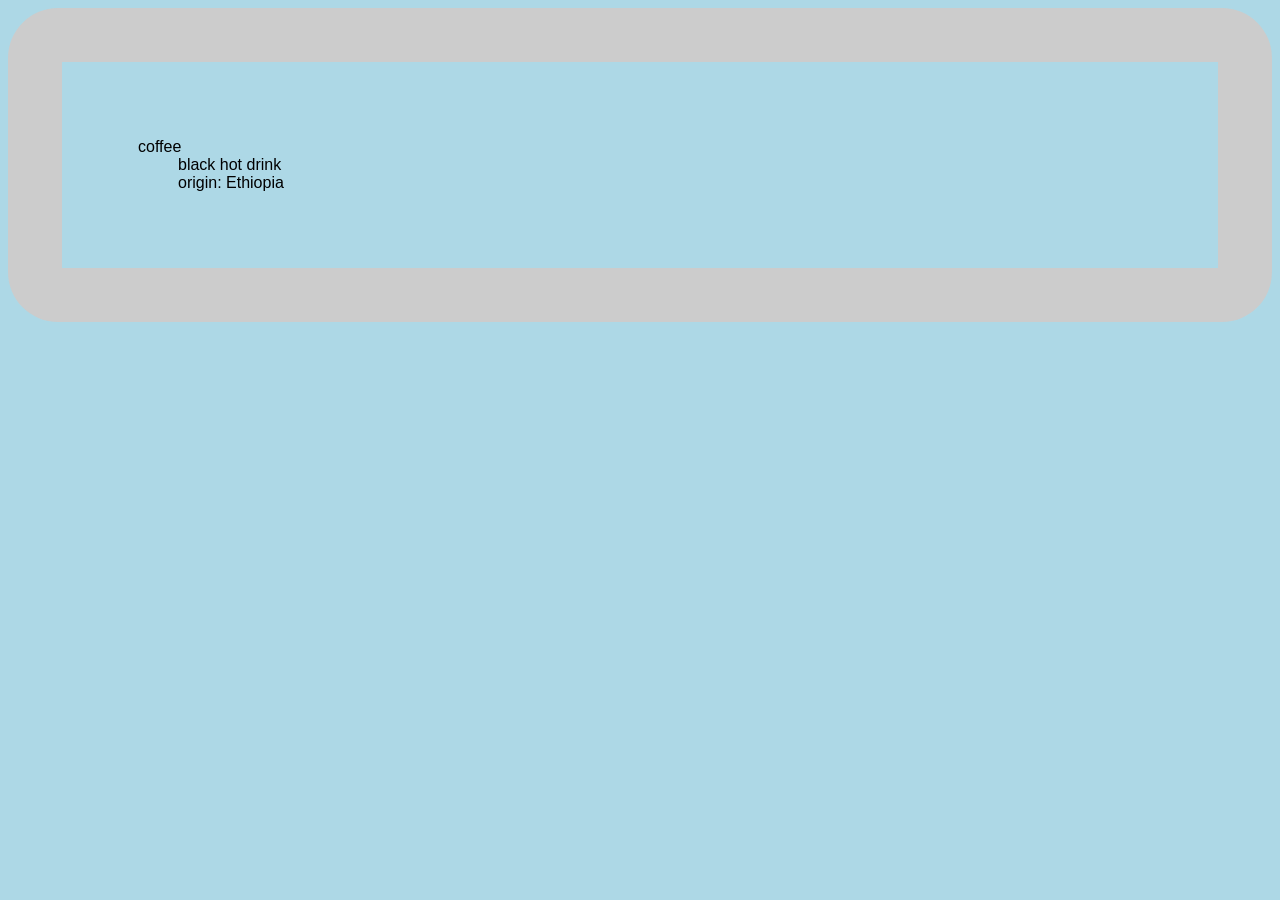
<file: coffee.html>
<!DOCTYPE html>
<html lang="en">
    <head>
        <meta charset="UTF-8">
        <meta name="viewport" content="width=device-width, initial-scale=1.0">
        <title>Coffee Page</title>
    </head>
    <style>
        body {
            background-color: lightblue;
            font-family: Arial, sans-serif;
            padding: 76px;
            border: 54px solid #ccc;
            border-radius: 50px;
            <img src="coffee.jpg" alt="Coffee" width="100" height="100/>
        }
        </style>
    <body>
        <d1>
            <dt>coffee</dt>
            <dd>black hot drink</dd
                >
            <dd>origin: Ethiopia</dd>
        </d1>
    </body>
</html>
</file>
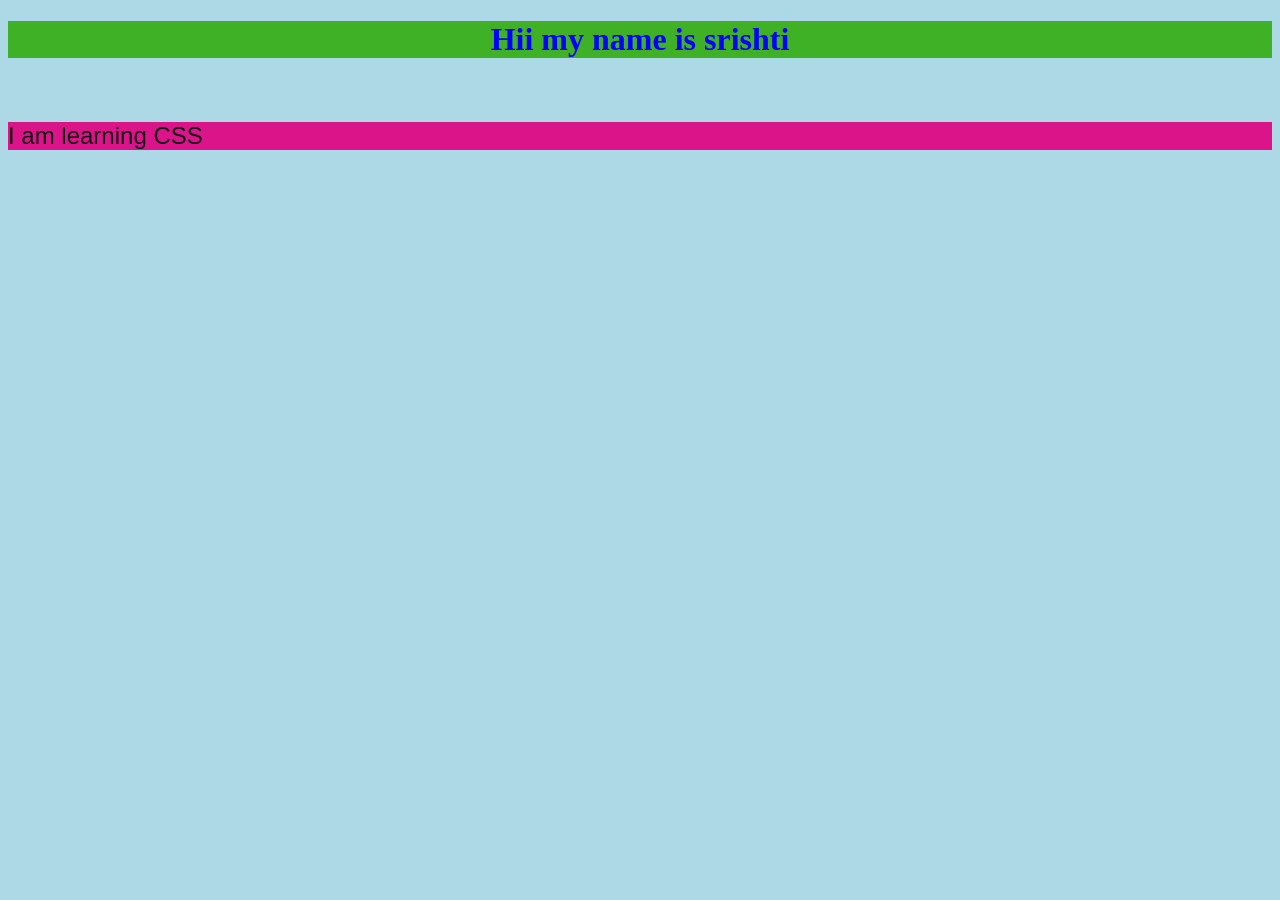
<file: css.html>
<!DOCTYPE html>
<html>
<body style="background-color:lightblue;">
 <h1 style="color:blue;background-color:rgb(62, 177, 39); text-align: center;">Hii my name is srishti</h1></br>
 <p style="color:rgb(19, 20, 20); background-color: rgb(220, 20, 137); font-size: x-large;font-family: Verdana, Geneva, Tahoma, sans-serif;">I am learning CSS</p>
</body>
</html>
</file>
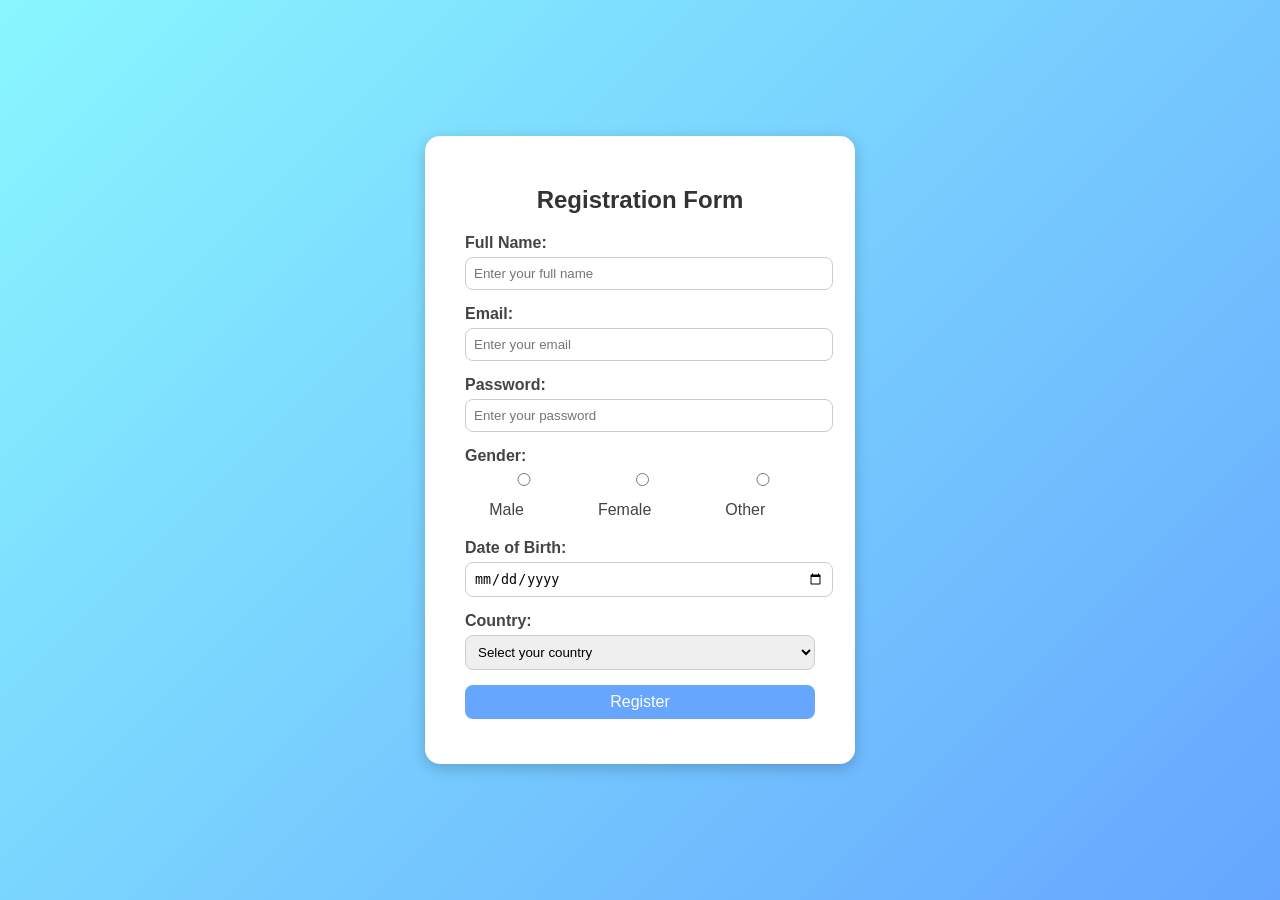
<file: dis.html>
<!DOCTYPE html>
<html lang="en">
<head>
  <meta charset="UTF-8">
  <meta name="viewport" content="width=device-width, initial-scale=1.0">
  <title>Registration Page</title>
  <style>
    body {
      font-family: Arial, sans-serif;
      background: linear-gradient(135deg, #89f7fe, #66a6ff);
      display: flex;
      justify-content: center;
      align-items: center;
      height: 100vh;
      margin: 0;
    }

    .container {
      background-color: white;
      padding: 30px 40px;
      border-radius: 15px;
      box-shadow: 0 4px 15px rgba(0,0,0,0.2);
      width: 350px;
    }

    h2 {
      text-align: center;
      color: #333;
    }

    label {
      font-weight: bold;
      display: block;
      margin-bottom: 5px;
      color: #444;
    }

    input, select {
      width: 100%;
      padding: 8px;
      margin-bottom: 15px;
      border: 1px solid #ccc;
      border-radius: 8px;
    }

    input[type="submit"] {
      background-color: #66a6ff;
      color: white;
      border: none;
      cursor: pointer;
      font-size: 16px;
      transition: 0.3s;
    }

    input[type="submit"]:hover {
      background-color: #4b8be8;
    }

    .gender-group {
      display: flex;
      justify-content: space-around;
      margin-bottom: 15px;
    }

    .gender-group label {
      font-weight: normal;
    }
  </style>
</head>
<body>
  <div class="container">
    <h2>Registration Form</h2>
    <form action="#" method="post">
      <label for="fullname">Full Name:</label>
      <input type="text" id="fullname" name="fullname" placeholder="Enter your full name" required>

      <label for="email">Email:</label>
      <input type="email" id="email" name="email" placeholder="Enter your email" required>

      <label for="password">Password:</label>
      <input type="password" id="password" name="password" placeholder="Enter your password" required>

      <label for="gender">Gender:</label>
      <div class="gender-group">
        <label><input type="radio" name="gender" value="male" required> Male</label>
        <label><input type="radio" name="gender" value="female" required> Female</label>
        <label><input type="radio" name="gender" value="other" required> Other</label>
      </div>

      <label for="dob">Date of Birth:</label>
      <input type="date" id="dob" name="dob" required>

      <label for="country">Country:</label>
      <select id="country" name="country">
        <option value="">Select your country</option>
        <option value="india">India</option>
        <option value="usa">USA</option>
        <option value="uk">UK</option>
        <option value="canada">Canada</option>
      </select>

      <input type="submit" value="Register">
    </form>
  </div>
</body>
</html>
</file>
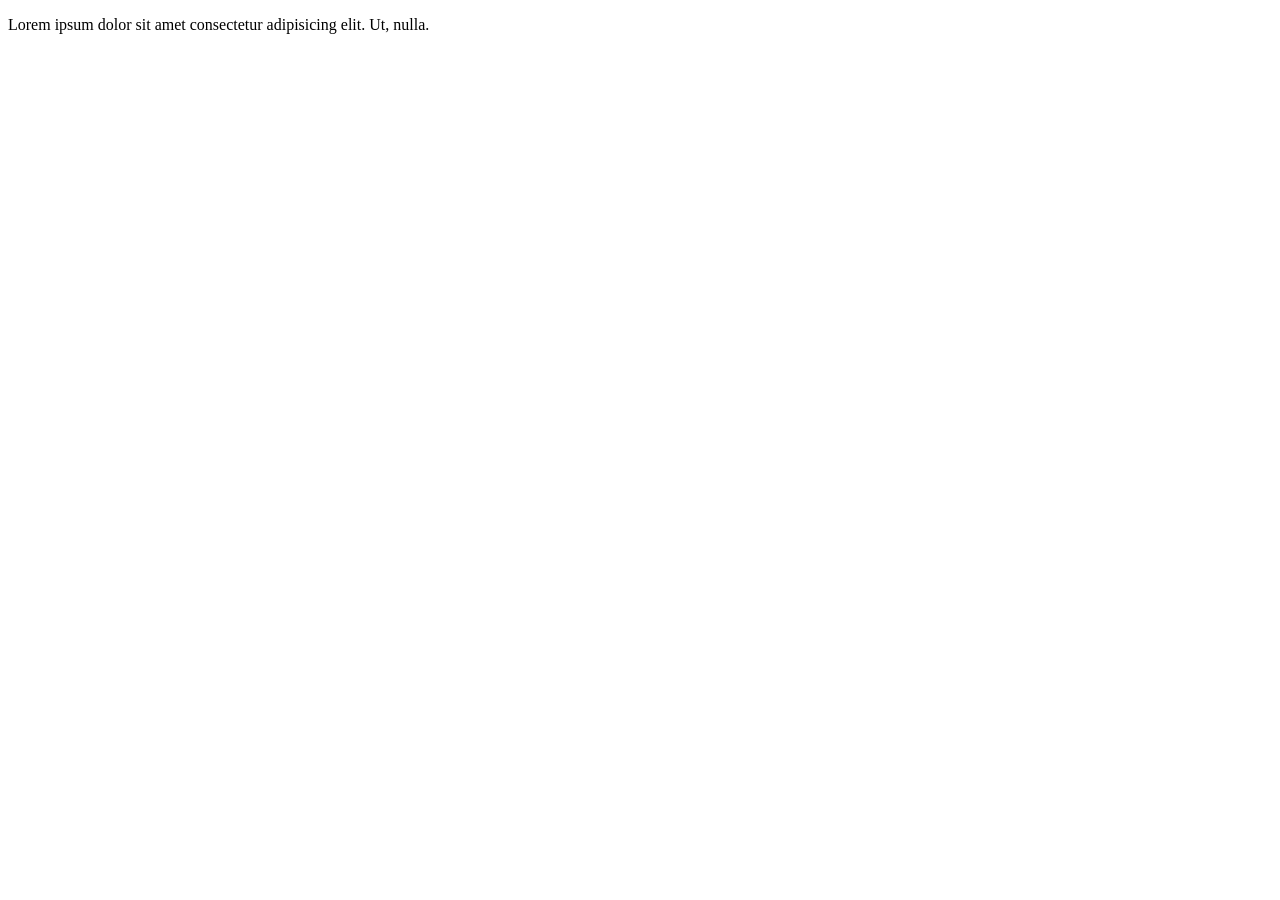
<file: fish.html>
<!DOCTYPE html>
<html lang="en">
<head>
    <meta charset="UTF-8">
    <meta name="viewport" content="width=device-width, initial-scale=1.0">
    <title>Document</title>
</head>
<body>
    <p>Lorem ipsum dolor sit amet consectetur adipisicing elit. Ut, nulla.</p>
</body>
</html>
</file>
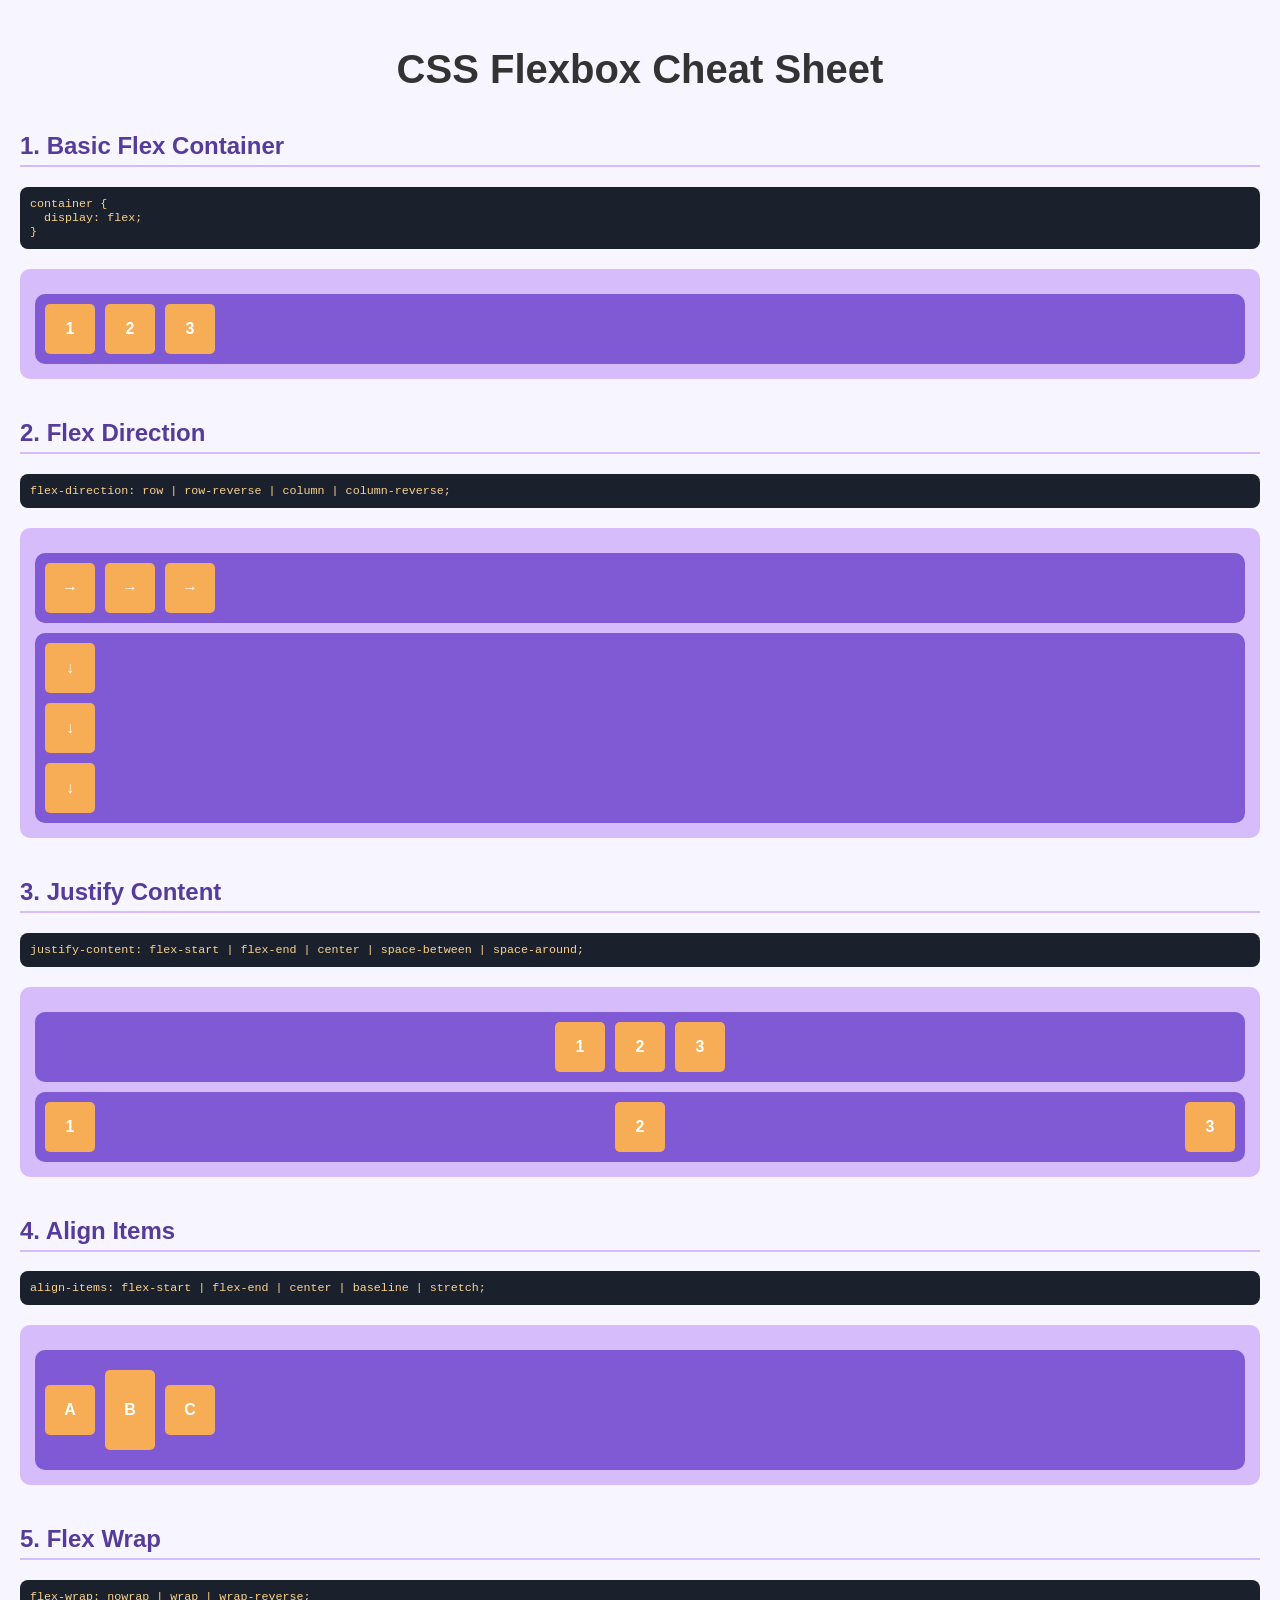
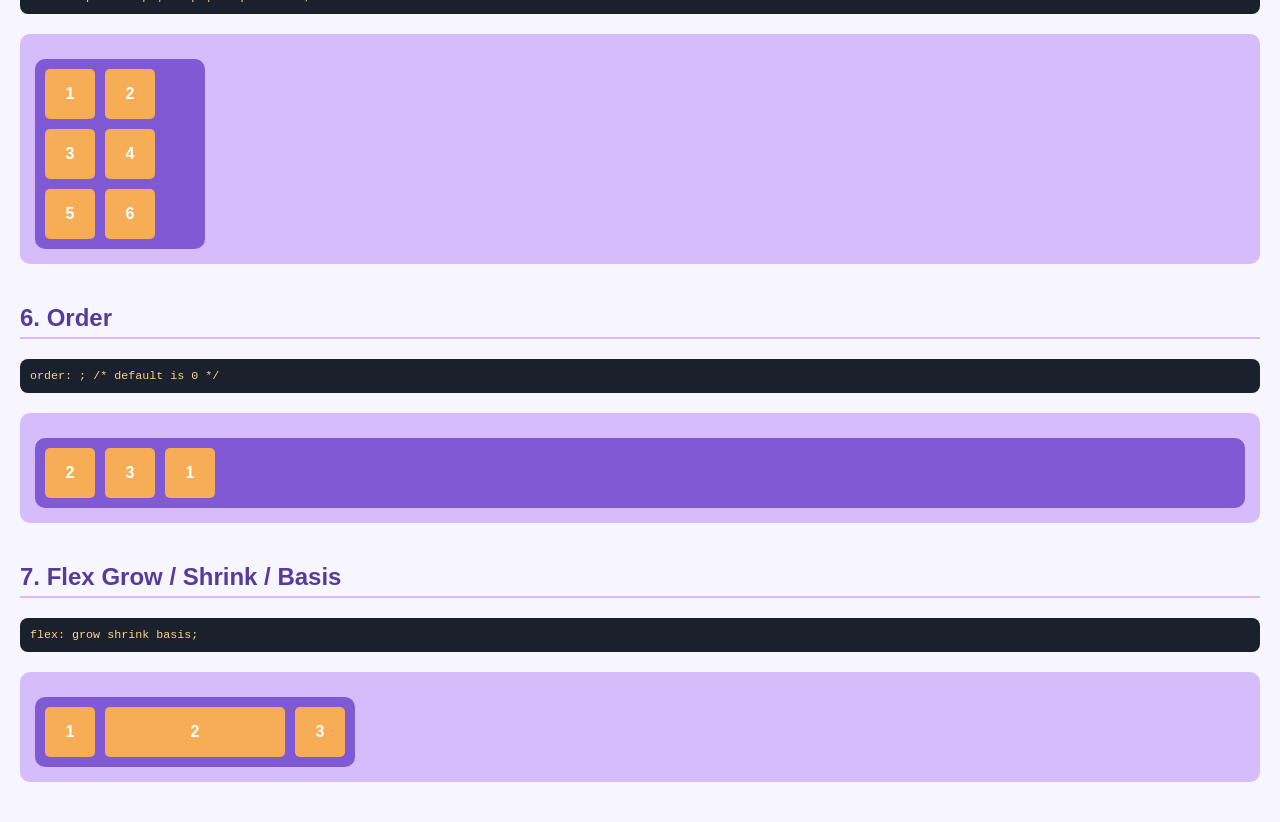
<file: flex.html>
<!DOCTYPE html>
<html lang="en">
<head>
  <meta charset="UTF-8">
  <meta name="viewport" content="width=device-width, initial-scale=1.0">
  <title>CSS Flexbox Cheat Sheet</title>
  <style>
    body {
      font-family: 'Segoe UI', sans-serif;
      background: #f7f5ff;
      color: #333;
      margin: 0;
      padding: 20px;
    }

    h1 {
      text-align: center;
      font-size: 2.5em;
      color: #333;
      margin-bottom: 10px;
    }

    h2 {
      color: #553c9a;
      border-bottom: 2px solid #d6bcfa;
      padding-bottom: 5px;
      margin-top: 40px;
    }

    .container {
      background: #d6bcfa;
      border-radius: 10px;
      padding: 15px;
      margin: 20px 0;
    }

    .flex-demo {
      display: flex;
      background: #805ad5;
      border-radius: 10px;
      padding: 10px;
      flex-wrap: wrap;
      gap: 10px;
      margin-top: 10px;
    }

    .item {
      background: #f6ad55;
      height: 50px;
      width: 50px;
      border-radius: 5px;
      display: flex;
      align-items: center;
      justify-content: center;
      color: white;
      font-weight: bold;
    }

    /* Demonstrations */
    .direction-row { flex-direction: row; }
    .direction-column { flex-direction: column; }
    .justify-center { justify-content: center; }
    .justify-between { justify-content: space-between; }
    .justify-around { justify-content: space-around; }
    .align-center { align-items: center; height: 100px; }
    .align-end { align-items: flex-end; height: 100px; }
    .wrap { flex-wrap: wrap; width: 150px; }
    .nowrap { flex-wrap: nowrap; }

    /* Item properties */
    .grow .item:nth-child(2) { flex-grow: 2; }
    .order .item:nth-child(1) { order: 3; }
    .order .item:nth-child(3) { order: 1; }

    pre {
      background: #1a202c;
      color: #fbd38d;
      padding: 10px;
      border-radius: 8px;
      overflow-x: auto;
      font-size: 0.9em;
    }
  </style>
</head>
<body>

  <h1>CSS Flexbox Cheat Sheet</h1>

  <h2>1. Basic Flex Container</h2>
  <pre>container {
  display: flex;
}</pre>
  <div class="container">
    <div class="flex-demo direction-row">
      <div class="item">1</div>
      <div class="item">2</div>
      <div class="item">3</div>
    </div>
  </div>

  <h2>2. Flex Direction</h2>
  <pre>flex-direction: row | row-reverse | column | column-reverse;</pre>
  <div class="container">
    <div class="flex-demo direction-row">
      <div class="item">→</div><div class="item">→</div><div class="item">→</div>
    </div>
    <div class="flex-demo direction-column">
      <div class="item">↓</div><div class="item">↓</div><div class="item">↓</div>
    </div>
  </div>

  <h2>3. Justify Content</h2>
  <pre>justify-content: flex-start | flex-end | center | space-between | space-around;</pre>
  <div class="container">
    <div class="flex-demo justify-center">
      <div class="item">1</div><div class="item">2</div><div class="item">3</div>
    </div>
    <div class="flex-demo justify-between">
      <div class="item">1</div><div class="item">2</div><div class="item">3</div>
    </div>
  </div>

  <h2>4. Align Items</h2>
  <pre>align-items: flex-start | flex-end | center | baseline | stretch;</pre>
  <div class="container">
    <div class="flex-demo align-center">
      <div class="item">A</div><div class="item" style="height:80px;">B</div><div class="item">C</div>
    </div>
  </div>

  <h2>5. Flex Wrap</h2>
  <pre>flex-wrap: nowrap | wrap | wrap-reverse;</pre>
  <div class="container">
    <div class="flex-demo wrap">
      <div class="item">1</div><div class="item">2</div><div class="item">3</div>
      <div class="item">4</div><div class="item">5</div><div class="item">6</div>
    </div>
  </div>

  <h2>6. Order</h2>
  <pre>order: <number>; /* default is 0 */</pre>
  <div class="container order">
    <div class="flex-demo">
      <div class="item">1</div><div class="item">2</div><div class="item">3</div>
    </div>
  </div>

  <h2>7. Flex Grow / Shrink / Basis</h2>
  <pre>flex: grow shrink basis;</pre>
  <div class="container grow">
    <div class="flex-demo" style="width:300px;">
      <div class="item">1</div><div class="item">2</div><div class="item">3</div>
    </div>
  </div>

</body>
</html>
</file>
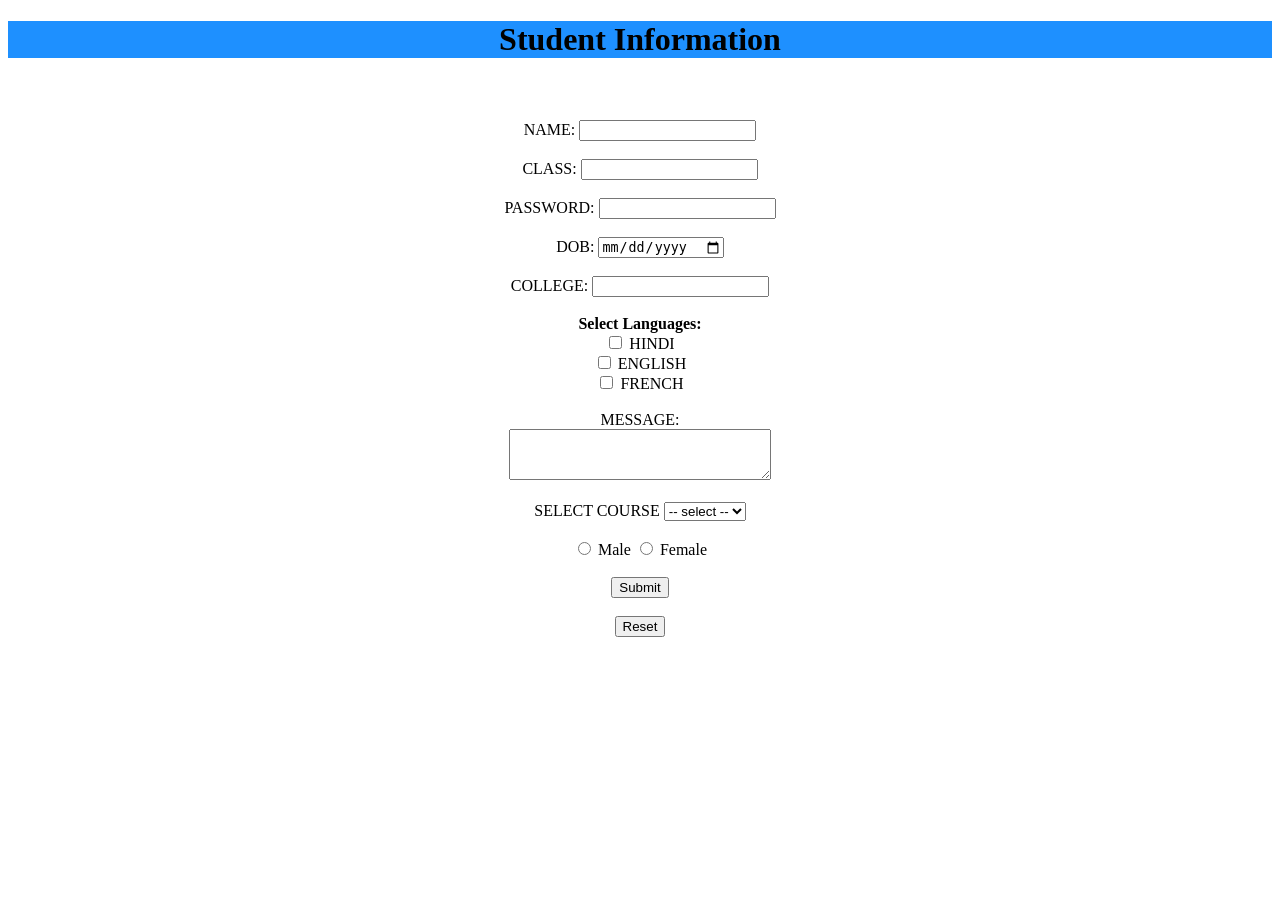
<file: form.html>
<!DOCTYPE html>
<html>
<body style="text-align: center;">

<h1 style="background-color: DodgerBlue; text-align: center;"><b>Student Information</b></h1>

<form id="studentForm" onsubmit="return validateForm()" style="background-color: lightblue(55, 144, 173); padding: 40px;">

    NAME: <input type="text" id="name"><br><br>
    CLASS: <input type="number" id="class"><br><br>
    PASSWORD: <input type="password" id="password"><br><br>
    DOB: <input type="date" id="dob"><br><br>
    COLLEGE: <input type="text" id="college"><br><br>

    <b>Select Languages:</b><br>
    <input type="checkbox" name="l1" value="hindi"> HINDI<br>
    <input type="checkbox" name="l1" value="english"> ENGLISH<br>
    <input type="checkbox" name="l1" value="french"> FRENCH<br><br>

    <label>MESSAGE: <br><textarea rows="3" cols="30" id="msg"></textarea></label><br><br>

    <label>SELECT COURSE</label>
    <select id="course" name="course">
        <option value="">-- select --</option>
        <option value="html">HTML</option>
        <option value="css">CSS</option>
    </select><br><br>

    <input type="radio" name="gender" value="male"> Male
    <input type="radio" name="gender" value="female"> Female <br><br>

    <input type="submit" value="Submit" style="display: block; margin: 0 auto;">
    <br>
    <input type="reset" value="Reset" style="display: block; margin: 0 auto;">

</form>

<script>
function validateForm() {

    let name = document.getElementById("name").value;
    let cls = document.getElementById("class").value;
    let password = document.getElementById("password").value;
    let dob = document.getElementById("dob").value;
    let college = document.getElementById("college").value;
    let course = document.getElementById("course").value;

    // Name
    if (name === "") {
        alert("Please enter your name");
        return false;
    }

    // Class
    if (cls === "" || cls <= 0) {
        alert("Please enter a valid class");
        return false;
    }

    // Password
    if (password.length < 4) {
        alert("Password must be at least 4 characters");
        return false;
    }

    // DOB
    if (dob === "") {
        alert("Please select Date of Birth");
        return false;
    }

    // College
    if (college === "") {
        alert("Please enter college name");
        return false;
    }

    // Languages
    let lang = document.querySelectorAll('input[name="l1"]:checked');
    if (lang.length === 0) {
        alert("Please select at least one language");
        return false;
    }

    // Course
    if (course === "") {
        alert("Please select a course");
        return false;
    }

    // Gender
    let gender = document.querySelector('input[name="gender"]:checked');
    if (!gender) {
        alert("Please select gender");
        return false;
    }

    alert("Form Submitted Successfully!");
    return true; // allow submit
}
</script>

</body>
</html>
</file>
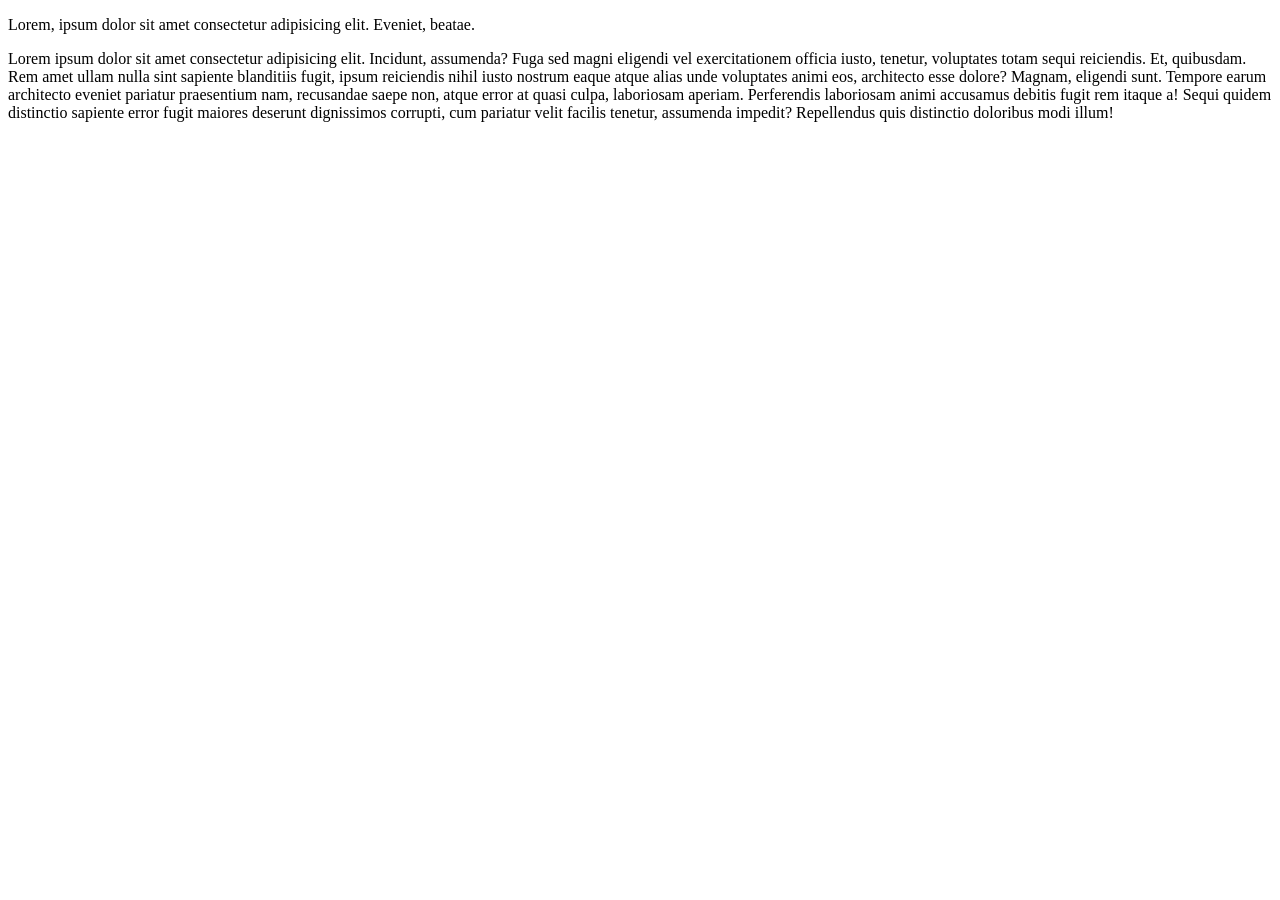
<file: hell.html>
<!DOCTYPE html>
<html lang="en">
<head>
    <meta charset="UTF-8">
    <meta name="viewport" content="width=device-width, initial-scale=1.0">
    <title>hell o</title>
</head>
<body>
    <p>Lorem, ipsum dolor sit amet consectetur adipisicing elit. Eveniet, beatae.</p>
    <p>Lorem ipsum dolor sit amet consectetur adipisicing elit. Incidunt, assumenda? Fuga sed magni eligendi vel exercitationem officia iusto, tenetur, voluptates totam sequi reiciendis. Et, quibusdam. Rem amet ullam nulla sint sapiente blanditiis fugit, ipsum reiciendis nihil iusto nostrum eaque atque alias unde voluptates animi eos, architecto esse dolore? Magnam, eligendi sunt. Tempore earum architecto eveniet pariatur praesentium nam, recusandae saepe non, atque error at quasi culpa, laboriosam aperiam. Perferendis laboriosam animi accusamus debitis fugit rem itaque a! Sequi quidem distinctio sapiente error fugit maiores deserunt dignissimos corrupti, cum pariatur velit facilis tenetur, assumenda impedit? Repellendus quis distinctio doloribus modi illum!</p>
</body>
</html>
</file>
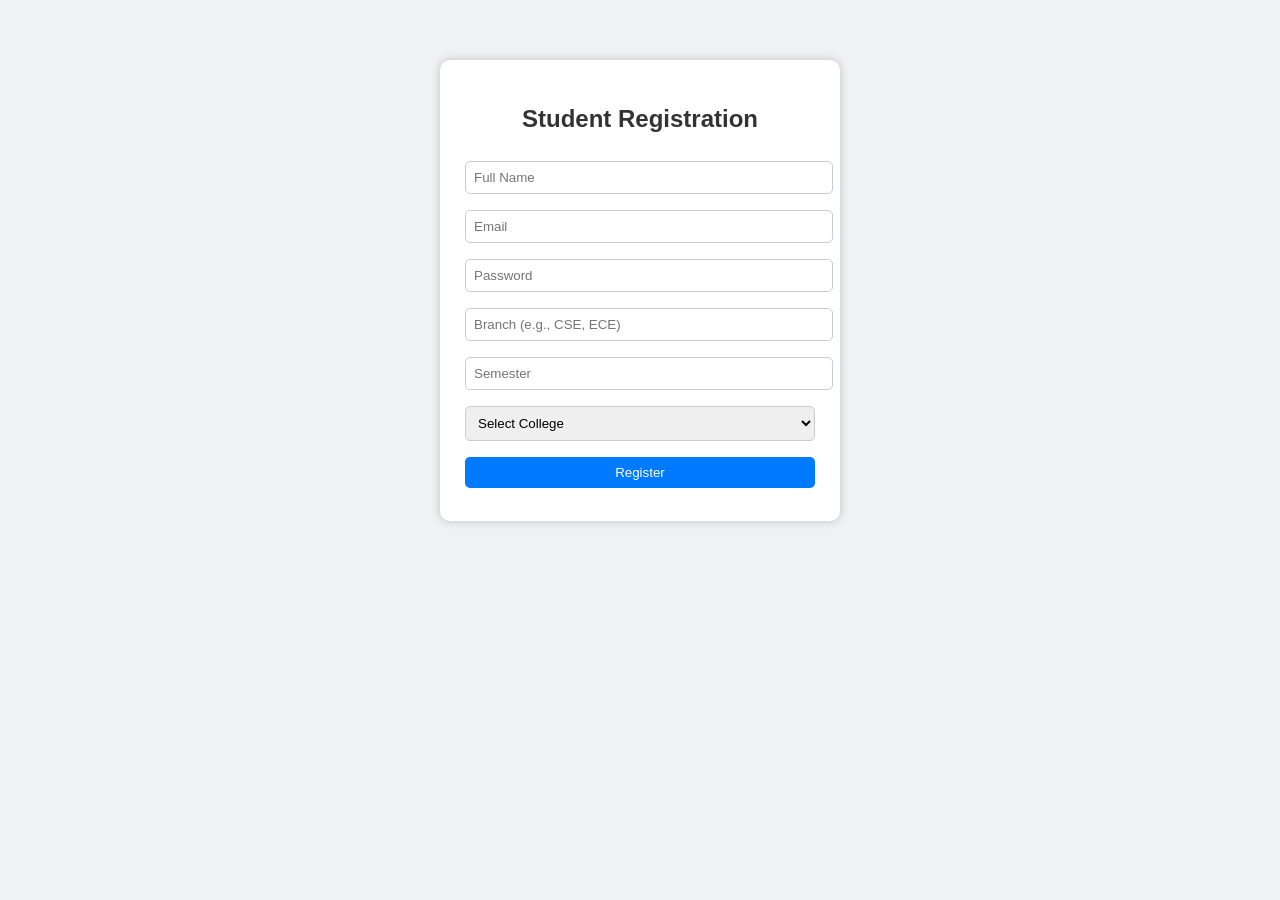
<file: registration.html>
<!DOCTYPE html>
<html lang="en">
<head>
<meta charset="UTF-8">
<meta name="viewport" content="width=device-width, initial-scale=1.0">
<title>Student Registration</title>
<style>
  body {
    font-family: Arial, sans-serif;
    background-color: #eef2f3;
  }
  .container {
    width: 350px;
    margin: 60px auto;
    background: white;
    padding: 25px;
    border-radius: 10px;
    box-shadow: 0 0 10px rgba(0,0,0,0.2);
  }
  h2 {
    text-align: center;
    color: #333;
  }
  input, select {
    width: 100%;
    padding: 8px;
    margin: 8px 0;
    border: 1px solid #ccc;
    border-radius: 5px;
  }
  input[type=submit] {
    background-color: #007BFF;
    color: white;
    border: none;
    cursor: pointer;
  }
  input[type=submit]:hover {
    background-color: #0056b3;
  }
</style>
</head>
<body>
<div class="container">
  <h2>Student Registration</h2>
  <form>
    <input type="text" placeholder="Full Name" required>
    <input type="email" placeholder="Email" required>
    <input type="password" placeholder="Password" required>
    <input type="text" placeholder="Branch (e.g., CSE, ECE)" required>
    <input type="number" placeholder="Semester" min="1" max="8" required>
    <select required>
      <option value="">Select College</option>
      <option>AKTU</option>
      <option>DU</option>
      <option>Amity</option>
      <option>Others</option>
    </select>
    <input type="submit" value="Register">
  </form>
</div>
</body>
</html>
</file>
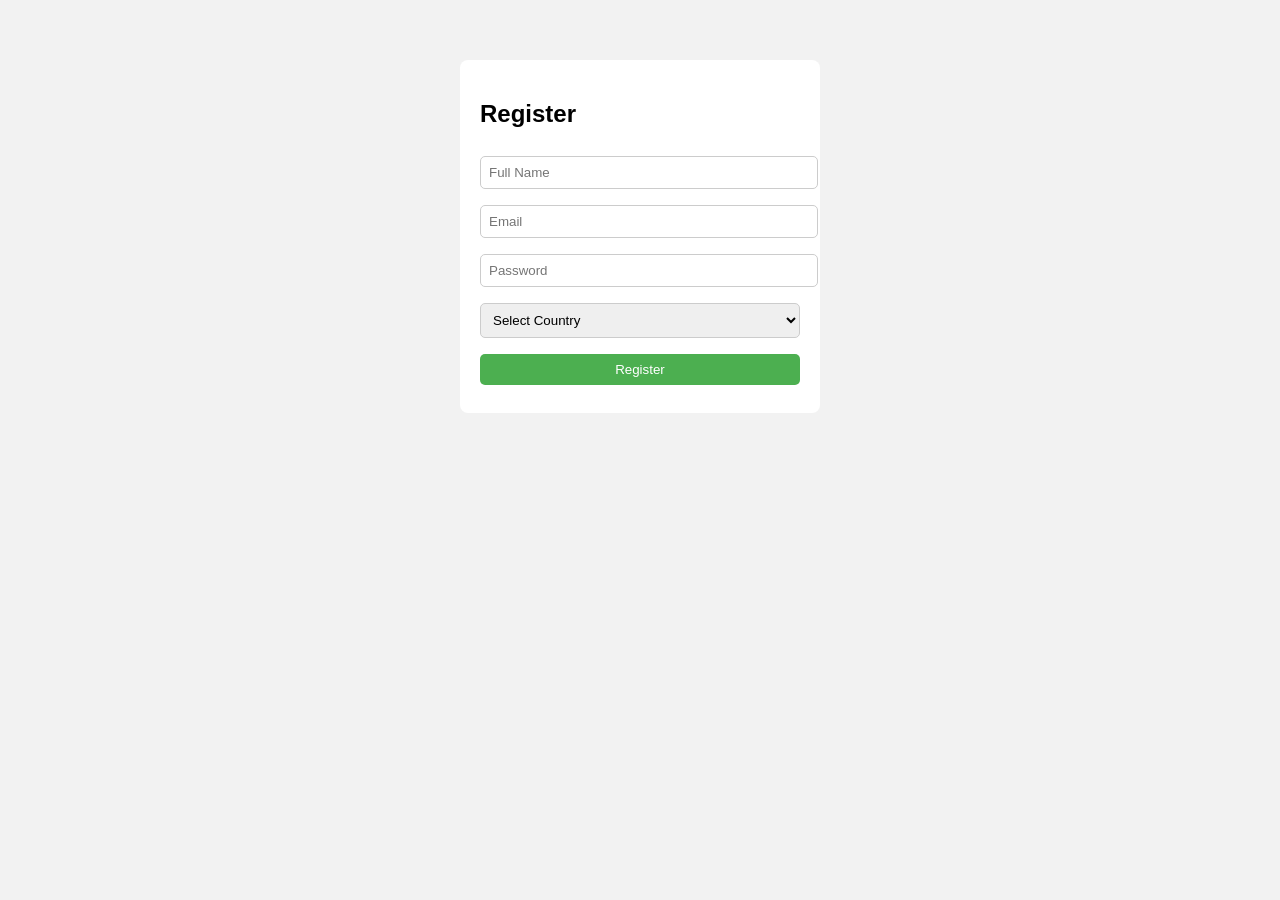
<file: srishh.html>
<!DOCTYPE html>
<html lang="en">
<head>
<meta charset="UTF-8">
<title>Registration Page</title>
<style>
  body {font-family: Arial; background:#f2f2f2;}
  .box {width:320px; margin:60px auto; background:#fff; padding:20px; border-radius:8px;}
  input, select {width:100%; padding:8px; margin:8px 0; border:1px solid #ccc; border-radius:5px;}
  input[type=submit]{background:#4CAF50; color:white; border:none; cursor:pointer;}
  input[type=submit]:hover{background:#45a049;}
</style>
</head>
<body>
<div class="box">
  <h2>Register</h2>
  <form>
    <input type="text" placeholder="Full Name" required>
    <input type="email" placeholder="Email" required>
    <input type="password" placeholder="Password" required>
    <select required>
      <option value="">Select Country</option>
      <option>India</option><option>USA</option><option>UK</option>
    </select>
    <input type="submit" value="Register">
  </form>
</div>
</body>
</html>
</file>
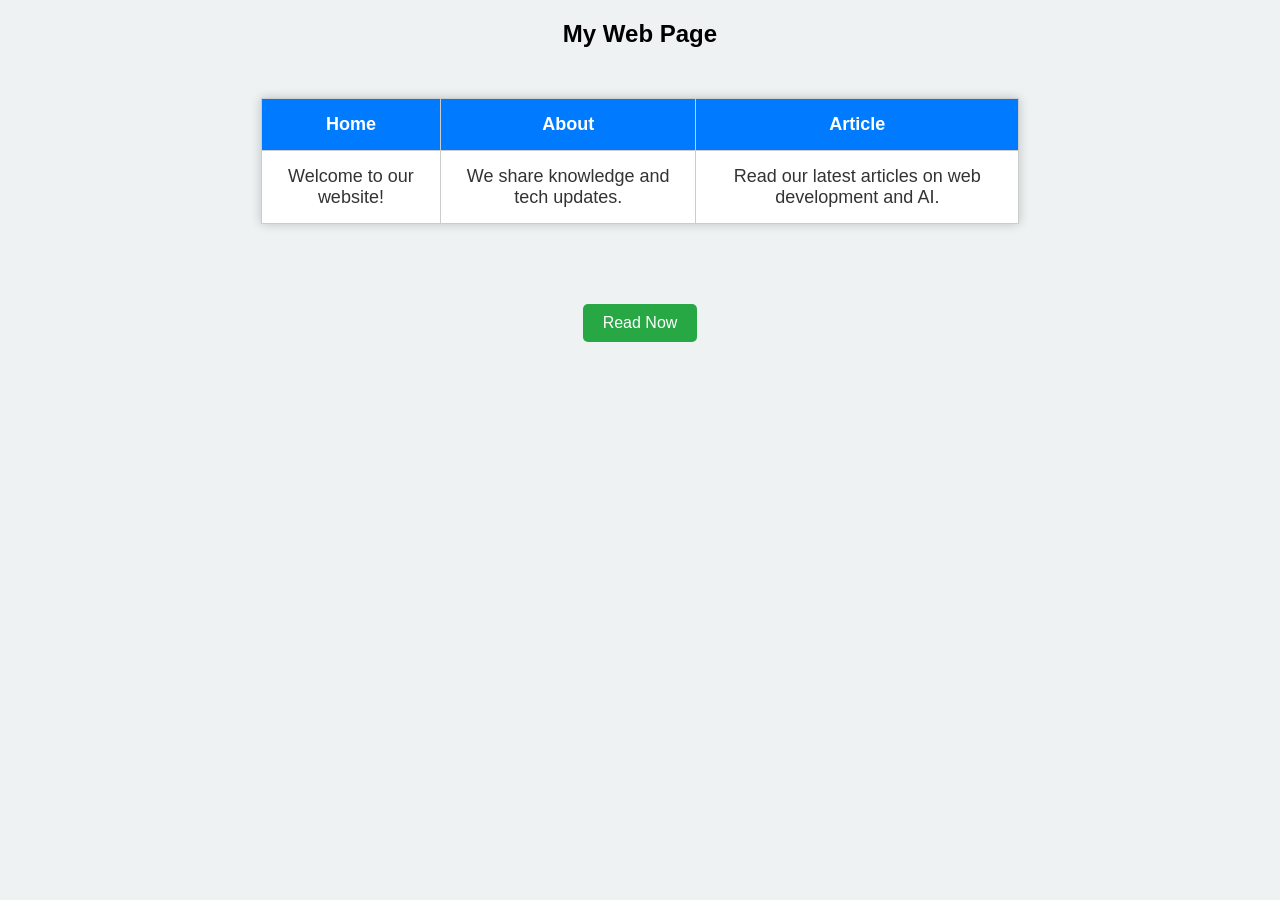
<file: table.html>
<!DOCTYPE html>
<html lang="en">
<head>
<meta charset="UTF-8">
<meta name="viewport" content="width=device-width, initial-scale=1.0">
<title>Simple Web Page</title>
<style>
  body {
    font-family: Arial, sans-serif;
    background-color: #eef2f3;
    text-align: center;
  }
  table {
    width: 60%;
    margin: 50px auto;
    border-collapse: collapse;
    background-color: white;
    box-shadow: 0 0 10px rgba(0,0,0,0.2);
  }
  th, td {
    border: 1px solid #ccc;
    padding: 15px;
    font-size: 18px;
  }
  th {
    background-color: #007BFF;
    color: white;
  }
  td {
    color: #333;
  }
  button {
    margin-top: 30px;
    padding: 10px 20px;
    font-size: 16px;
    background-color: #28a745;
    color: white;
    border: none;
    border-radius: 5px;
    cursor: pointer;
  }
  button:hover {
    background-color: #218838;
  }
</style>
</head>
<body>

<h2>My Web Page</h2>

<table>
  <tr>
    <th>Home</th>
    <th>About</th>
    <th>Article</th>
  </tr>
  <tr>
    <td>Welcome to our website!</td>
    <td>We share knowledge and tech updates.</td>
    <td>Read our latest articles on web development and AI.</td>
  </tr>
</table>

<button>Read Now</button>

</body>
</html>
</file>
